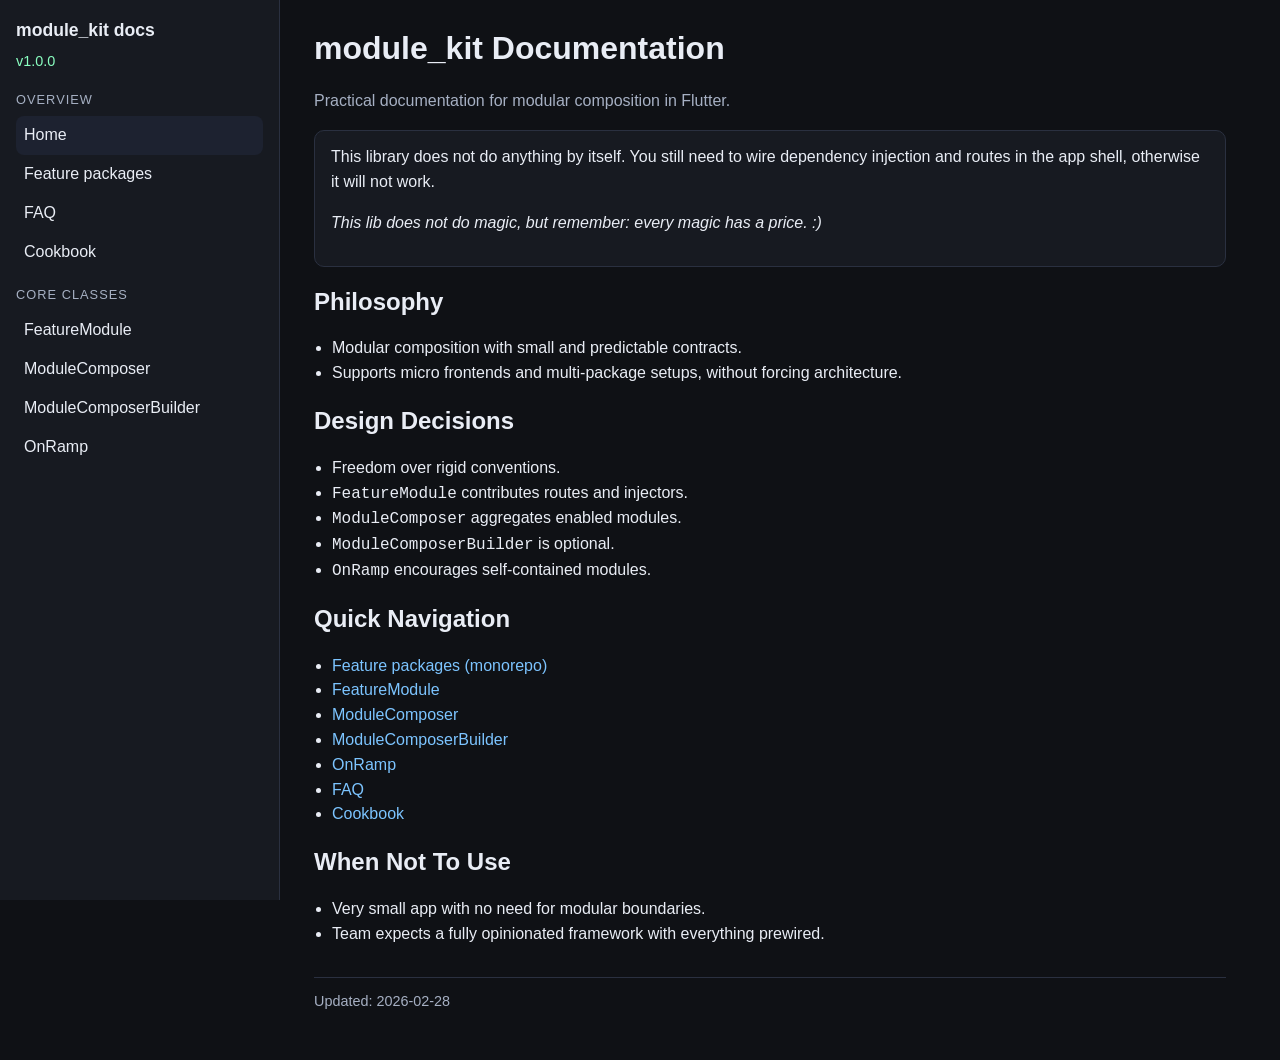
<file: docs/html/index.html>
<!doctype html>
<html lang="en">
  <head>
    <meta charset="UTF-8" />
    <meta name="viewport" content="width=device-width, initial-scale=1.0" />
    <title>module_kit docs</title>
    <link rel="stylesheet" href="./styles.css" />
  </head>
  <body>
    <div class="layout">
      <aside class="sidebar">
        <h1>module_kit docs</h1>
        <div class="version">v1.0.0</div>

        <div class="nav-group">
          <div class="nav-title">Overview</div>
          <a class="active" href="./index.html">Home</a>
          <a href="./feature_packages.html">Feature packages</a>
          <a href="./faq.html">FAQ</a>
          <a href="./cookbook.html">Cookbook</a>
        </div>

        <div class="nav-group">
          <div class="nav-title">Core Classes</div>
          <a href="./feature_module.html">FeatureModule</a>
          <a href="./module_composer.html">ModuleComposer</a>
          <a href="./module_composer_builder.html">ModuleComposerBuilder</a>
          <a href="./on_ramp.html">OnRamp</a>
        </div>
      </aside>

      <main class="content">
        <h1>module_kit Documentation</h1>
        <p class="muted">Practical documentation for modular composition in Flutter.</p>

        <section class="callout">
          This library does not do anything by itself. You still need to wire dependency injection and routes in the app shell, otherwise it will not work.
          <p>
            <em>This lib does not do magic, but remember: every magic has a price. :)</em>
          </p>
        </section>

        <h2>Philosophy</h2>
        <ul>
          <li>Modular composition with small and predictable contracts.</li>
          <li>Supports micro frontends and multi-package setups, without forcing architecture.</li>
        </ul>

        <h2>Design Decisions</h2>
        <ul>
          <li>Freedom over rigid conventions.</li>
          <li><code>FeatureModule</code> contributes routes and injectors.</li>
          <li><code>ModuleComposer</code> aggregates enabled modules.</li>
          <li><code>ModuleComposerBuilder</code> is optional.</li>
          <li><code>OnRamp</code> encourages self-contained modules.</li>
        </ul>

        <h2>Quick Navigation</h2>
        <ul>
          <li><a href="./feature_packages.html">Feature packages (monorepo)</a></li>
          <li><a href="./feature_module.html">FeatureModule</a></li>
          <li><a href="./module_composer.html">ModuleComposer</a></li>
          <li><a href="./module_composer_builder.html">ModuleComposerBuilder</a></li>
          <li><a href="./on_ramp.html">OnRamp</a></li>
          <li><a href="./faq.html">FAQ</a></li>
          <li><a href="./cookbook.html">Cookbook</a></li>
        </ul>

        <h2>When Not To Use</h2>
        <ul>
          <li>Very small app with no need for modular boundaries.</li>
          <li>Team expects a fully opinionated framework with everything prewired.</li>
        </ul>

        <footer>
          Updated: 2026-02-28
        </footer>
      </main>
    </div>
  </body>
</html>
</file>
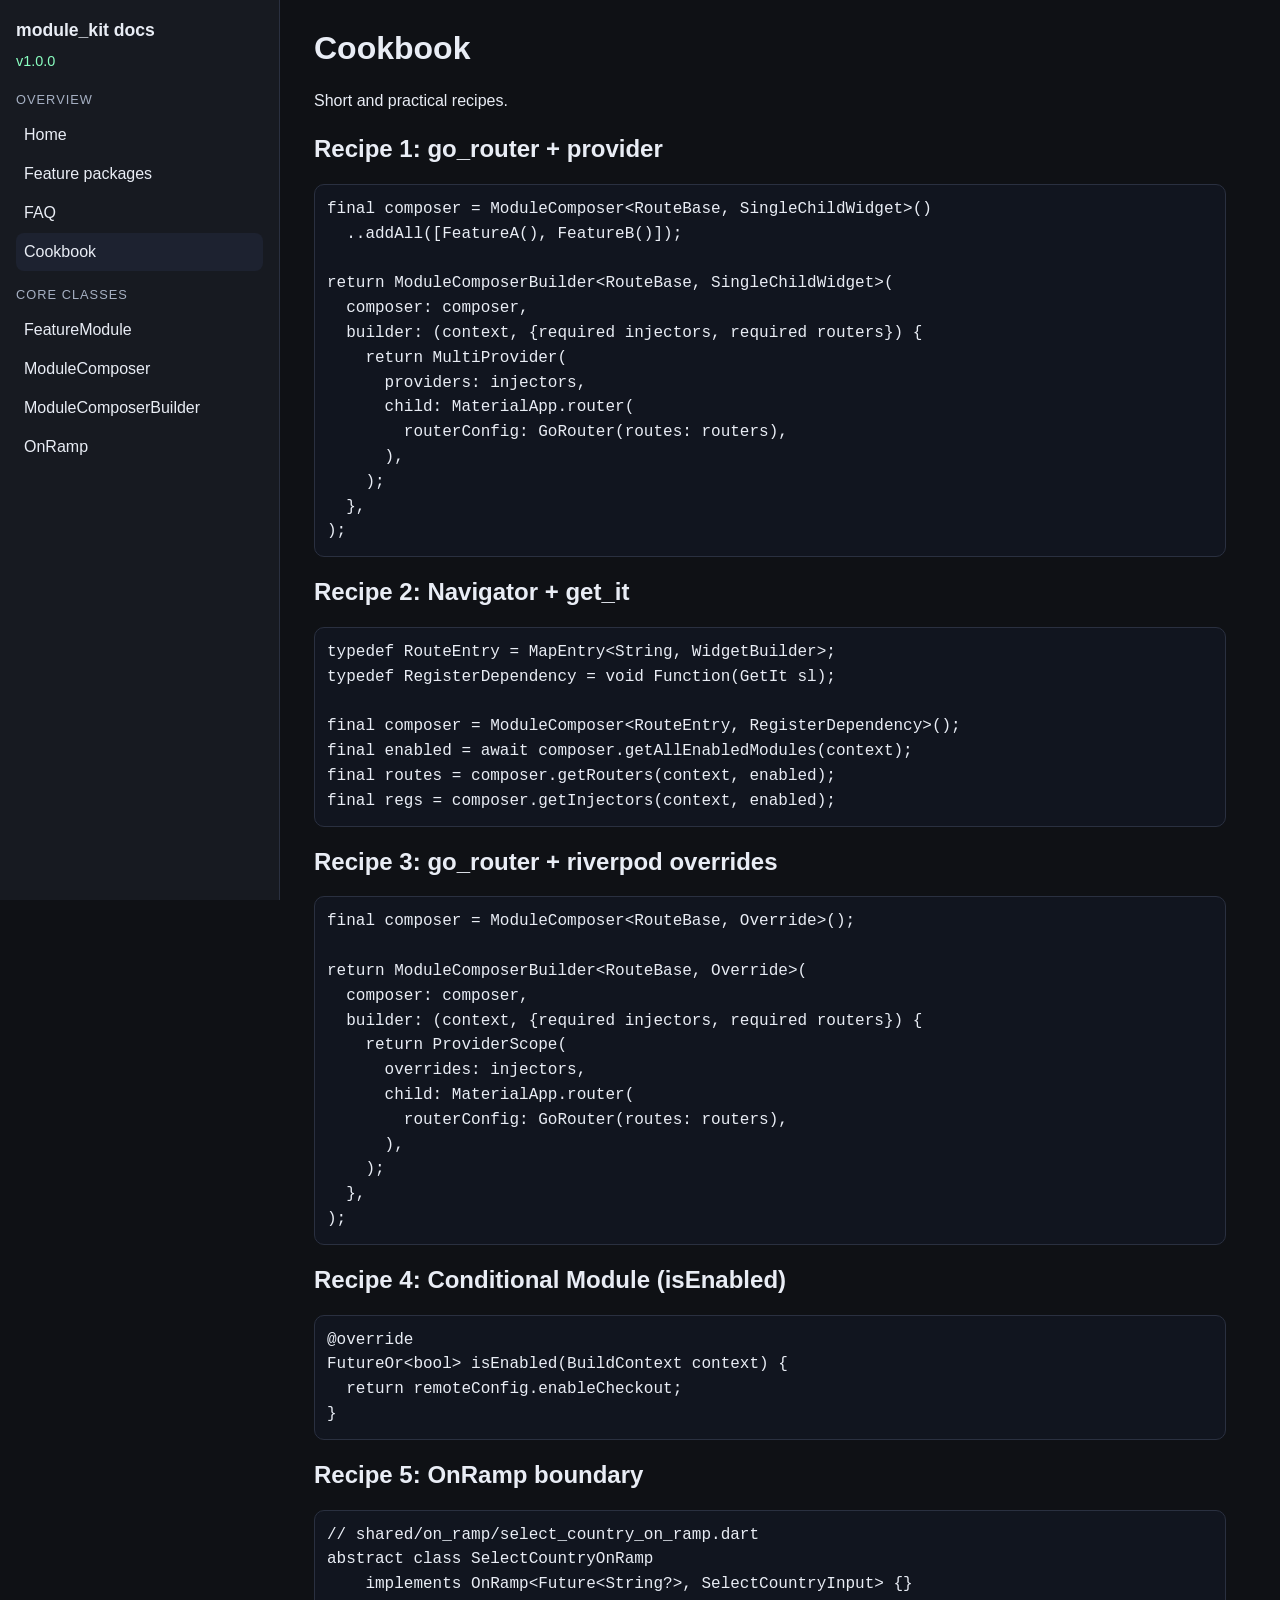
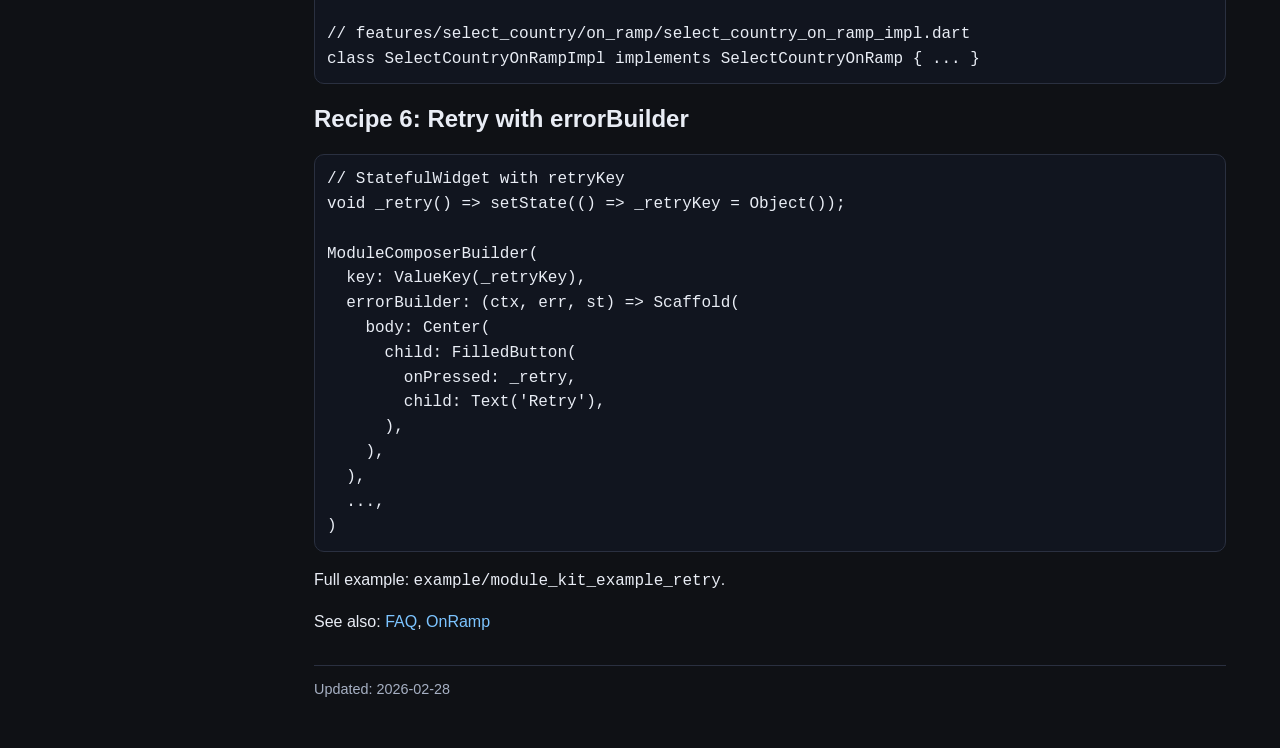
<file: docs/html/cookbook.html>
<!doctype html>
<html lang="en">
  <head>
    <meta charset="UTF-8" />
    <meta name="viewport" content="width=device-width, initial-scale=1.0" />
    <title>Cookbook - module_kit docs</title>
    <link rel="stylesheet" href="./styles.css" />
  </head>
  <body>
    <div class="layout">
      <aside class="sidebar">
        <h1>module_kit docs</h1>
        <div class="version">v1.0.0</div>

        <div class="nav-group">
          <div class="nav-title">Overview</div>
          <a href="./index.html">Home</a>
          <a href="./feature_packages.html">Feature packages</a>
          <a href="./faq.html">FAQ</a>
          <a class="active" href="./cookbook.html">Cookbook</a>
        </div>
        <div class="nav-group">
          <div class="nav-title">Core Classes</div>
          <a href="./feature_module.html">FeatureModule</a>
          <a href="./module_composer.html">ModuleComposer</a>
          <a href="./module_composer_builder.html">ModuleComposerBuilder</a>
          <a href="./on_ramp.html">OnRamp</a>
        </div>
      </aside>

      <main class="content">
        <h1>Cookbook</h1>
        <p>Short and practical recipes.</p>

        <h2>Recipe 1: go_router + provider</h2>
        <pre><code>final composer = ModuleComposer&lt;RouteBase, SingleChildWidget&gt;()
  ..addAll([FeatureA(), FeatureB()]);

return ModuleComposerBuilder&lt;RouteBase, SingleChildWidget&gt;(
  composer: composer,
  builder: (context, {required injectors, required routers}) {
    return MultiProvider(
      providers: injectors,
      child: MaterialApp.router(
        routerConfig: GoRouter(routes: routers),
      ),
    );
  },
);</code></pre>

        <h2>Recipe 2: Navigator + get_it</h2>
        <pre><code>typedef RouteEntry = MapEntry&lt;String, WidgetBuilder&gt;;
typedef RegisterDependency = void Function(GetIt sl);

final composer = ModuleComposer&lt;RouteEntry, RegisterDependency&gt;();
final enabled = await composer.getAllEnabledModules(context);
final routes = composer.getRouters(context, enabled);
final regs = composer.getInjectors(context, enabled);</code></pre>

        <h2>Recipe 3: go_router + riverpod overrides</h2>
        <pre><code>final composer = ModuleComposer&lt;RouteBase, Override&gt;();

return ModuleComposerBuilder&lt;RouteBase, Override&gt;(
  composer: composer,
  builder: (context, {required injectors, required routers}) {
    return ProviderScope(
      overrides: injectors,
      child: MaterialApp.router(
        routerConfig: GoRouter(routes: routers),
      ),
    );
  },
);</code></pre>

        <h2>Recipe 4: Conditional Module (isEnabled)</h2>
        <pre><code>@override
FutureOr&lt;bool&gt; isEnabled(BuildContext context) {
  return remoteConfig.enableCheckout;
}</code></pre>

        <h2>Recipe 5: OnRamp boundary</h2>
        <pre><code>// shared/on_ramp/select_country_on_ramp.dart
abstract class SelectCountryOnRamp
    implements OnRamp&lt;Future&lt;String?&gt;, SelectCountryInput&gt; {}

// features/select_country/on_ramp/select_country_on_ramp_impl.dart
class SelectCountryOnRampImpl implements SelectCountryOnRamp { ... }</code></pre>

        <h2>Recipe 6: Retry with errorBuilder</h2>
        <pre><code>// StatefulWidget with retryKey
void _retry() => setState(() => _retryKey = Object());

ModuleComposerBuilder(
  key: ValueKey(_retryKey),
  errorBuilder: (ctx, err, st) =&gt; Scaffold(
    body: Center(
      child: FilledButton(
        onPressed: _retry,
        child: Text('Retry'),
      ),
    ),
  ),
  ...,
)</code></pre>
        <p>Full example: <code>example/module_kit_example_retry</code>.</p>

        <p>
          See also: <a href="./faq.html">FAQ</a>,
          <a href="./on_ramp.html">OnRamp</a>
        </p>

        <footer>
          Updated: 2026-02-28
        </footer>
      </main>
    </div>
  </body>
</html>
</file>
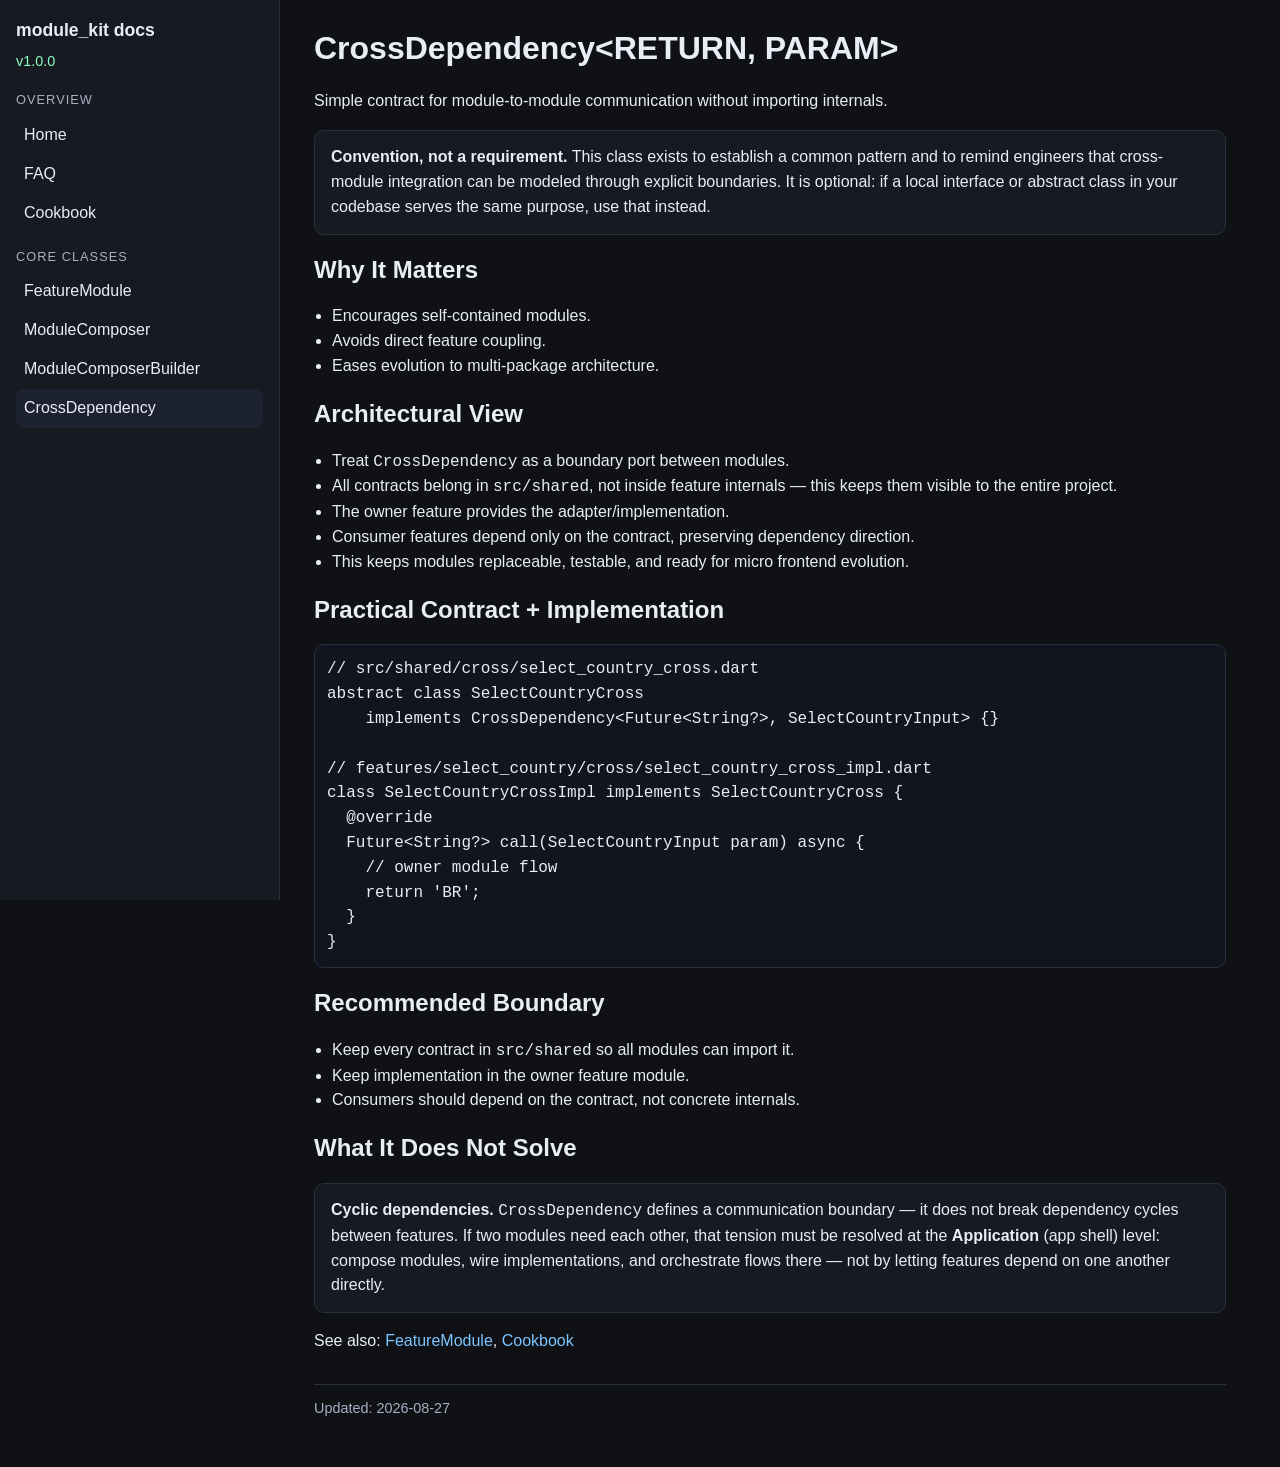
<file: docs/html/cross_dependency.html>
<!doctype html>
<html lang="en">
  <head>
    <meta charset="UTF-8" />
    <meta name="viewport" content="width=device-width, initial-scale=1.0" />
    <title>CrossDependency - module_kit docs</title>
    <link rel="stylesheet" href="./styles.css" />
  </head>
  <body>
    <div class="layout">
      <aside class="sidebar">
        <h1>module_kit docs</h1>
        <div class="version">v1.0.0</div>

        <div class="nav-group">
          <div class="nav-title">Overview</div>
          <a href="./index.html">Home</a>
          <a href="./faq.html">FAQ</a>
          <a href="./cookbook.html">Cookbook</a>
        </div>
        <div class="nav-group">
          <div class="nav-title">Core Classes</div>
          <a href="./feature_module.html">FeatureModule</a>
          <a href="./module_composer.html">ModuleComposer</a>
          <a href="./module_composer_builder.html">ModuleComposerBuilder</a>
          <a class="active" href="./cross_dependency.html">CrossDependency</a>
        </div>
      </aside>

      <main class="content">
        <h1>CrossDependency&lt;RETURN, PARAM&gt;</h1>
        <p>Simple contract for module-to-module communication without importing internals.</p>

        <section class="callout">
          <strong>Convention, not a requirement.</strong>
          This class exists to establish a common pattern and to remind engineers
          that cross-module integration can be modeled through explicit boundaries.
          It is optional: if a local interface or abstract class in your codebase
          serves the same purpose, use that instead.
        </section>

        <h2>Why It Matters</h2>
        <ul>
          <li>Encourages self-contained modules.</li>
          <li>Avoids direct feature coupling.</li>
          <li>Eases evolution to multi-package architecture.</li>
        </ul>

        <h2>Architectural View</h2>
        <ul>
          <li>Treat <code>CrossDependency</code> as a boundary port between modules.</li>
          <li>All contracts belong in <code>src/shared</code>, not inside feature internals — this keeps them visible to the entire project.</li>
          <li>The owner feature provides the adapter/implementation.</li>
          <li>Consumer features depend only on the contract, preserving dependency direction.</li>
          <li>This keeps modules replaceable, testable, and ready for micro frontend evolution.</li>
        </ul>

        <h2>Practical Contract + Implementation</h2>
        <pre><code>// src/shared/cross/select_country_cross.dart
abstract class SelectCountryCross
    implements CrossDependency&lt;Future&lt;String?&gt;, SelectCountryInput&gt; {}

// features/select_country/cross/select_country_cross_impl.dart
class SelectCountryCrossImpl implements SelectCountryCross {
  @override
  Future&lt;String?&gt; call(SelectCountryInput param) async {
    // owner module flow
    return 'BR';
  }
}</code></pre>

        <h2>Recommended Boundary</h2>
        <ul>
          <li>Keep every contract in <code>src/shared</code> so all modules can import it.</li>
          <li>Keep implementation in the owner feature module.</li>
          <li>Consumers should depend on the contract, not concrete internals.</li>
        </ul>

        <h2>What It Does Not Solve</h2>
        <section class="callout">
          <strong>Cyclic dependencies.</strong>
          <code>CrossDependency</code> defines a communication boundary — it does not break
          dependency cycles between features. If two modules need each other, that tension
          must be resolved at the <strong>Application</strong> (app shell) level: compose modules,
          wire implementations, and orchestrate flows there — not by letting features depend
          on one another directly.
        </section>

        <p>
          See also: <a href="./feature_module.html">FeatureModule</a>,
          <a href="./cookbook.html">Cookbook</a>
        </p>

        <footer>
          Updated: 2026-08-27
        </footer>
      </main>
    </div>
  </body>
</html>
</file>
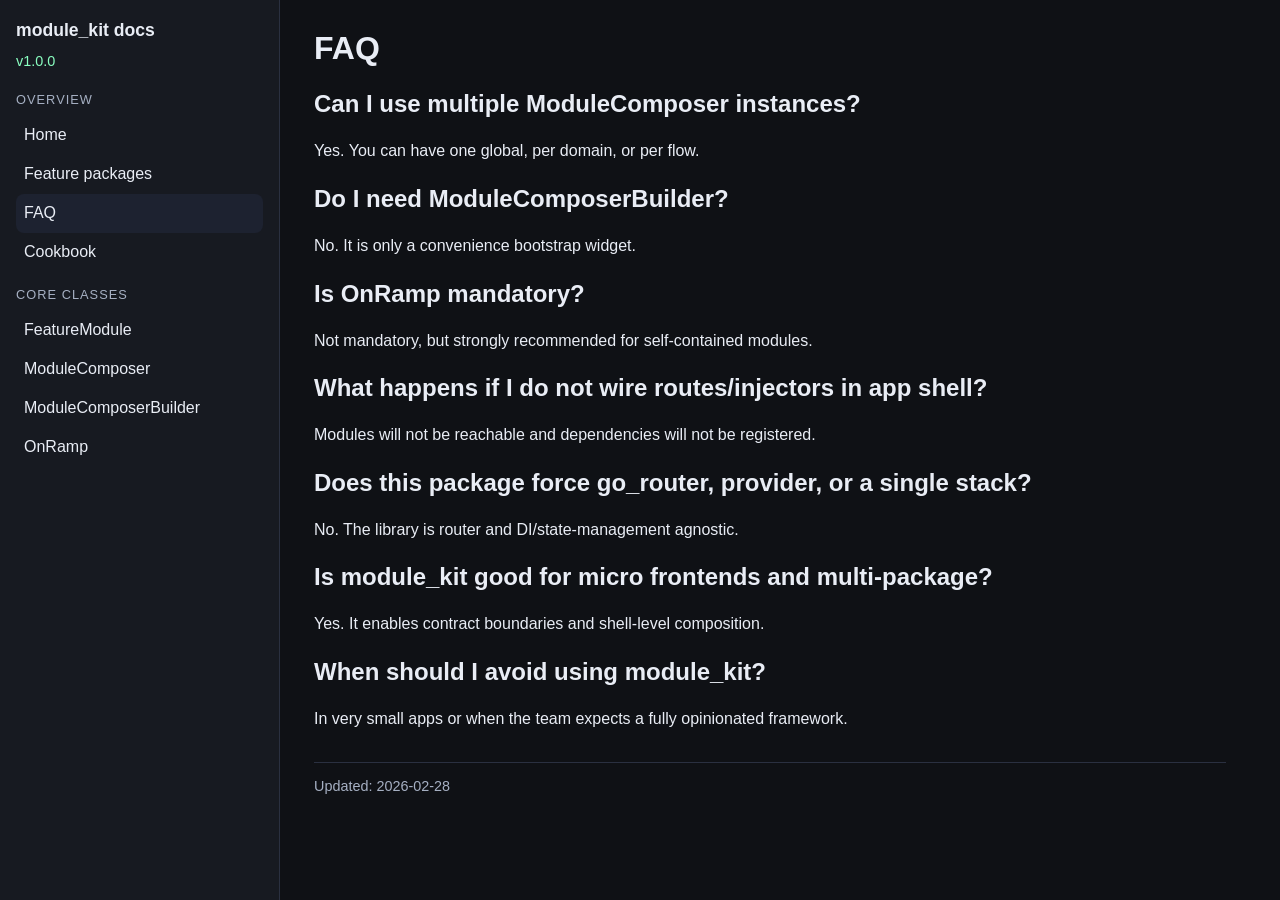
<file: docs/html/faq.html>
<!doctype html>
<html lang="en">
  <head>
    <meta charset="UTF-8" />
    <meta name="viewport" content="width=device-width, initial-scale=1.0" />
    <title>FAQ - module_kit docs</title>
    <link rel="stylesheet" href="./styles.css" />
  </head>
  <body>
    <div class="layout">
      <aside class="sidebar">
        <h1>module_kit docs</h1>
        <div class="version">v1.0.0</div>

        <div class="nav-group">
          <div class="nav-title">Overview</div>
          <a href="./index.html">Home</a>
          <a href="./feature_packages.html">Feature packages</a>
          <a class="active" href="./faq.html">FAQ</a>
          <a href="./cookbook.html">Cookbook</a>
        </div>
        <div class="nav-group">
          <div class="nav-title">Core Classes</div>
          <a href="./feature_module.html">FeatureModule</a>
          <a href="./module_composer.html">ModuleComposer</a>
          <a href="./module_composer_builder.html">ModuleComposerBuilder</a>
          <a href="./on_ramp.html">OnRamp</a>
        </div>
      </aside>

      <main class="content">
        <h1>FAQ</h1>

        <h2>Can I use multiple ModuleComposer instances?</h2>
        <p>Yes. You can have one global, per domain, or per flow.</p>

        <h2>Do I need ModuleComposerBuilder?</h2>
        <p>No. It is only a convenience bootstrap widget.</p>

        <h2>Is OnRamp mandatory?</h2>
        <p>Not mandatory, but strongly recommended for self-contained modules.</p>

        <h2>What happens if I do not wire routes/injectors in app shell?</h2>
        <p>Modules will not be reachable and dependencies will not be registered.</p>

        <h2>Does this package force go_router, provider, or a single stack?</h2>
        <p>No. The library is router and DI/state-management agnostic.</p>

        <h2>Is module_kit good for micro frontends and multi-package?</h2>
        <p>Yes. It enables contract boundaries and shell-level composition.</p>

        <h2>When should I avoid using module_kit?</h2>
        <p>In very small apps or when the team expects a fully opinionated framework.</p>

        <footer>
          Updated: 2026-02-28
        </footer>
      </main>
    </div>
  </body>
</html>
</file>
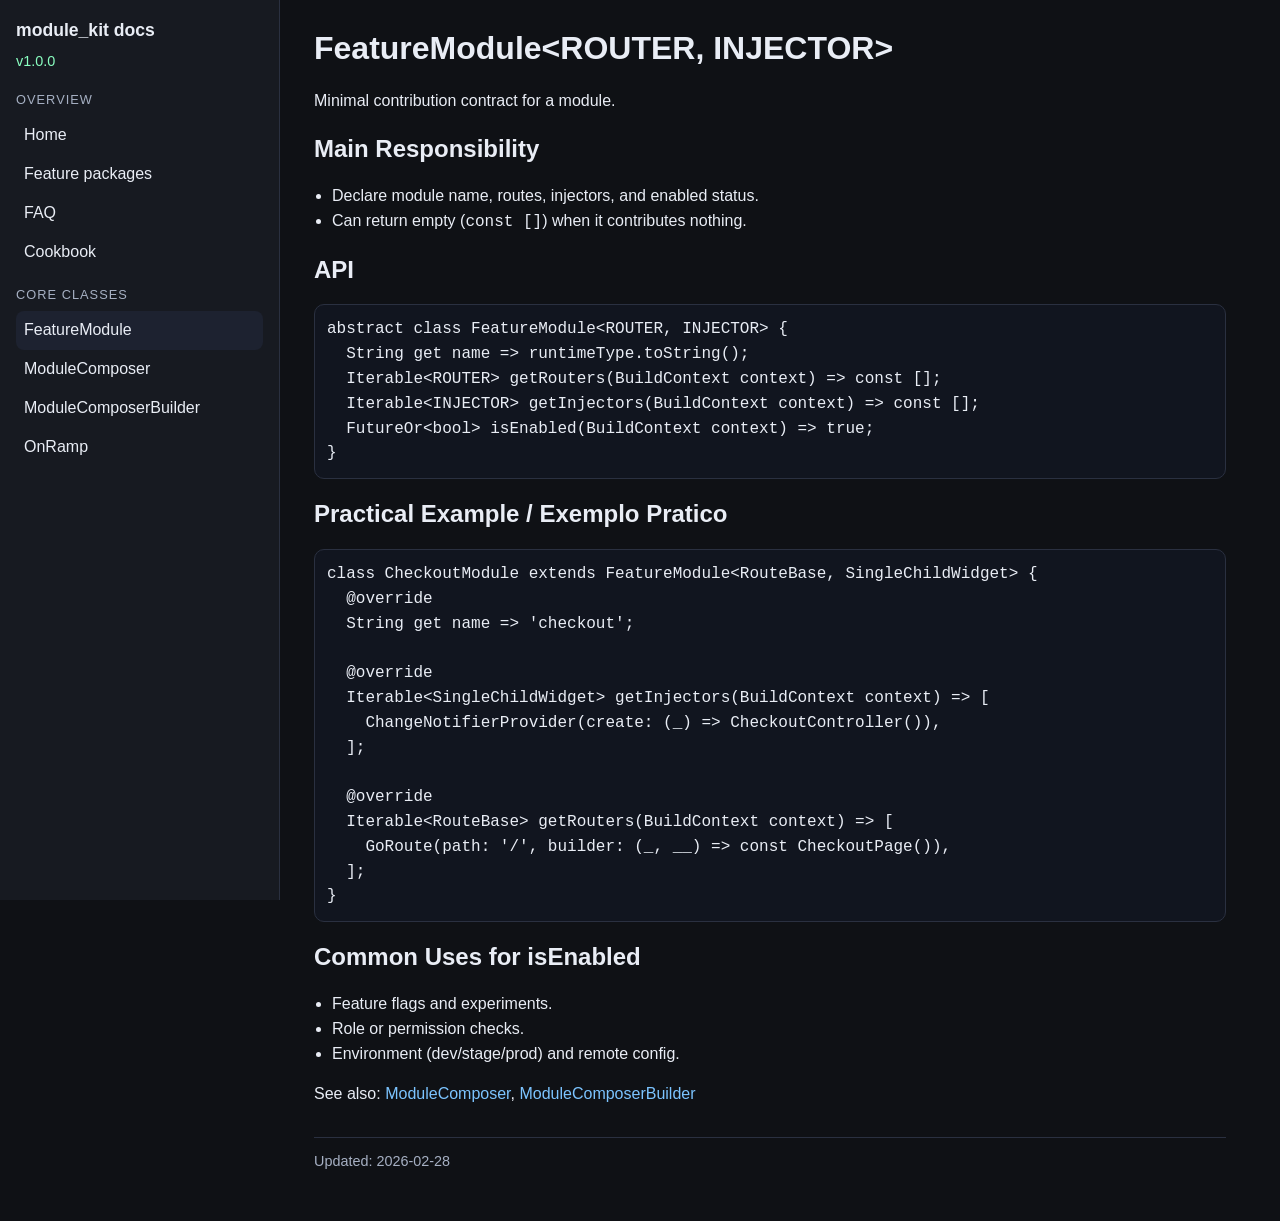
<file: docs/html/feature_module.html>
<!doctype html>
<html lang="en">
  <head>
    <meta charset="UTF-8" />
    <meta name="viewport" content="width=device-width, initial-scale=1.0" />
    <title>FeatureModule - module_kit docs</title>
    <link rel="stylesheet" href="./styles.css" />
  </head>
  <body>
    <div class="layout">
      <aside class="sidebar">
        <h1>module_kit docs</h1>
        <div class="version">v1.0.0</div>

        <div class="nav-group">
          <div class="nav-title">Overview</div>
          <a href="./index.html">Home</a>
          <a href="./feature_packages.html">Feature packages</a>
          <a href="./faq.html">FAQ</a>
          <a href="./cookbook.html">Cookbook</a>
        </div>
        <div class="nav-group">
          <div class="nav-title">Core Classes</div>
          <a class="active" href="./feature_module.html">FeatureModule</a>
          <a href="./module_composer.html">ModuleComposer</a>
          <a href="./module_composer_builder.html">ModuleComposerBuilder</a>
          <a href="./on_ramp.html">OnRamp</a>
        </div>
      </aside>

      <main class="content">
        <h1>FeatureModule&lt;ROUTER, INJECTOR&gt;</h1>
        <p>Minimal contribution contract for a module.</p>

        <h2>Main Responsibility</h2>
        <ul>
          <li>Declare module name, routes, injectors, and enabled status.</li>
          <li>Can return empty (<code>const []</code>) when it contributes nothing.</li>
        </ul>

        <h2>API</h2>
        <pre><code>abstract class FeatureModule&lt;ROUTER, INJECTOR&gt; {
  String get name =&gt; runtimeType.toString();
  Iterable&lt;ROUTER&gt; getRouters(BuildContext context) =&gt; const [];
  Iterable&lt;INJECTOR&gt; getInjectors(BuildContext context) =&gt; const [];
  FutureOr&lt;bool&gt; isEnabled(BuildContext context) =&gt; true;
}</code></pre>

        <h2>Practical Example / Exemplo Pratico</h2>
        <pre><code>class CheckoutModule extends FeatureModule&lt;RouteBase, SingleChildWidget&gt; {
  @override
  String get name =&gt; 'checkout';

  @override
  Iterable&lt;SingleChildWidget&gt; getInjectors(BuildContext context) =&gt; [
    ChangeNotifierProvider(create: (_) =&gt; CheckoutController()),
  ];

  @override
  Iterable&lt;RouteBase&gt; getRouters(BuildContext context) =&gt; [
    GoRoute(path: '/', builder: (_, __) =&gt; const CheckoutPage()),
  ];
}</code></pre>

        <h2>Common Uses for isEnabled</h2>
        <ul>
          <li>Feature flags and experiments.</li>
          <li>Role or permission checks.</li>
          <li>Environment (dev/stage/prod) and remote config.</li>
        </ul>

        <p>
          See also: <a href="./module_composer.html">ModuleComposer</a>,
          <a href="./module_composer_builder.html">ModuleComposerBuilder</a>
        </p>

        <footer>
          Updated: 2026-02-28
        </footer>
      </main>
    </div>
  </body>
</html>
</file>
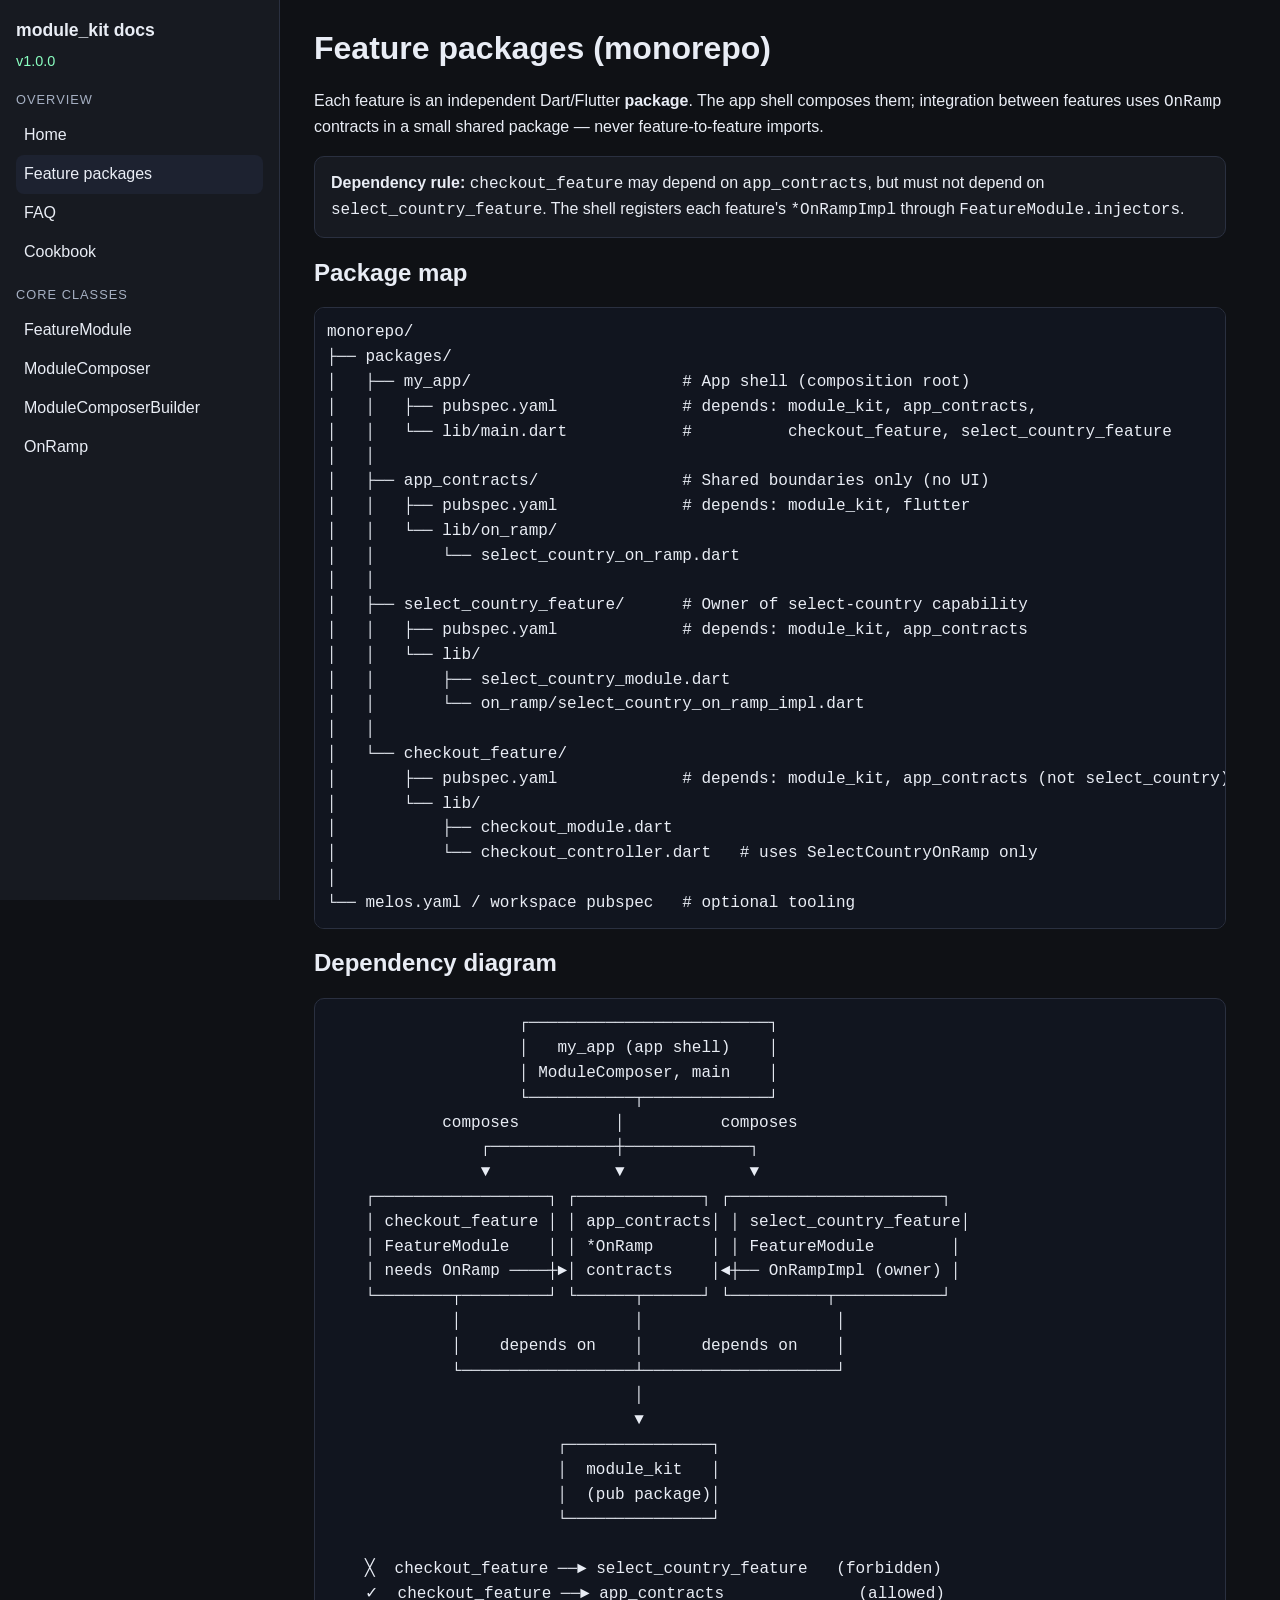
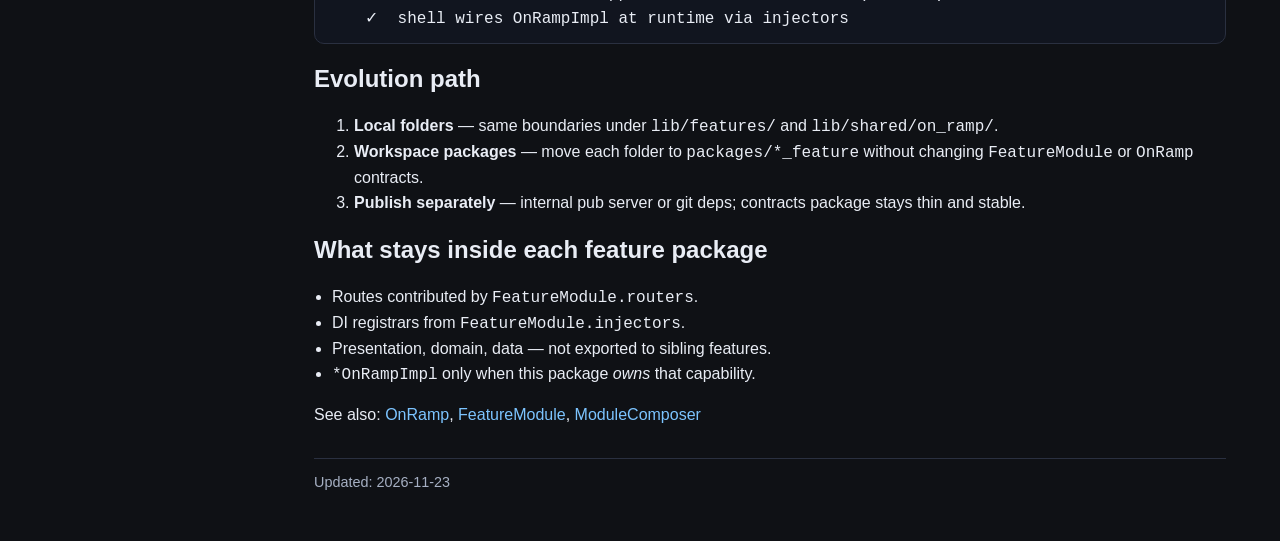
<file: docs/html/feature_packages.html>
<!doctype html>
<html lang="en">
  <head>
    <meta charset="UTF-8" />
    <meta name="viewport" content="width=device-width, initial-scale=1.0" />
    <title>Feature packages - module_kit docs</title>
    <link rel="stylesheet" href="./styles.css" />
  </head>
  <body>
    <div class="layout">
      <aside class="sidebar">
        <h1>module_kit docs</h1>
        <div class="version">v1.0.0</div>

        <div class="nav-group">
          <div class="nav-title">Overview</div>
          <a href="./index.html">Home</a>
          <a class="active" href="./feature_packages.html">Feature packages</a>
          <a href="./faq.html">FAQ</a>
          <a href="./cookbook.html">Cookbook</a>
        </div>
        <div class="nav-group">
          <div class="nav-title">Core Classes</div>
          <a href="./feature_module.html">FeatureModule</a>
          <a href="./module_composer.html">ModuleComposer</a>
          <a href="./module_composer_builder.html">ModuleComposerBuilder</a>
          <a href="./on_ramp.html">OnRamp</a>
        </div>
      </aside>

      <main class="content">
        <h1>Feature packages (monorepo)</h1>
        <p>
          Each feature is an independent Dart/Flutter <strong>package</strong>. The app
          shell composes them; integration between features uses <code>OnRamp</code>
          contracts in a small shared package — never feature-to-feature imports.
        </p>

        <section class="callout">
          <strong>Dependency rule:</strong> <code>checkout_feature</code> may depend on
          <code>app_contracts</code>, but must not depend on
          <code>select_country_feature</code>. The shell registers each feature's
          <code>*OnRampImpl</code> through <code>FeatureModule.injectors</code>.
        </section>

        <h2>Package map</h2>
        <pre><code>monorepo/
├── packages/
│   ├── my_app/                      # App shell (composition root)
│   │   ├── pubspec.yaml             # depends: module_kit, app_contracts,
│   │   └── lib/main.dart            #          checkout_feature, select_country_feature
│   │
│   ├── app_contracts/               # Shared boundaries only (no UI)
│   │   ├── pubspec.yaml             # depends: module_kit, flutter
│   │   └── lib/on_ramp/
│   │       └── select_country_on_ramp.dart
│   │
│   ├── select_country_feature/      # Owner of select-country capability
│   │   ├── pubspec.yaml             # depends: module_kit, app_contracts
│   │   └── lib/
│   │       ├── select_country_module.dart
│   │       └── on_ramp/select_country_on_ramp_impl.dart
│   │
│   └── checkout_feature/
│       ├── pubspec.yaml             # depends: module_kit, app_contracts (not select_country)
│       └── lib/
│           ├── checkout_module.dart
│           └── checkout_controller.dart   # uses SelectCountryOnRamp only
│
└── melos.yaml / workspace pubspec   # optional tooling</code></pre>

        <h2>Dependency diagram</h2>
        <pre><code>                    ┌─────────────────────────┐
                    │   my_app (app shell)    │
                    │ ModuleComposer, main    │
                    └───────────┬─────────────┘
            composes          │          composes
                ┌─────────────┼─────────────┐
                ▼             ▼             ▼
    ┌──────────────────┐ ┌─────────────┐ ┌──────────────────────┐
    │ checkout_feature │ │ app_contracts│ │ select_country_feature│
    │ FeatureModule    │ │ *OnRamp      │ │ FeatureModule        │
    │ needs OnRamp ────┼►│ contracts    │◄┼── OnRampImpl (owner) │
    └────────┬─────────┘ └──────┬──────┘ └──────────┬───────────┘
             │                  │                    │
             │    depends on    │      depends on    │
             └──────────────────┴────────────────────┘
                                │
                                ▼
                        ┌───────────────┐
                        │  module_kit   │
                        │  (pub package)│
                        └───────────────┘

    ╳  checkout_feature ──► select_country_feature   (forbidden)
    ✓  checkout_feature ──► app_contracts              (allowed)
    ✓  shell wires OnRampImpl at runtime via injectors</code></pre>

        <h2>Evolution path</h2>
        <ol>
          <li>
            <strong>Local folders</strong> — same boundaries under
            <code>lib/features/</code> and <code>lib/shared/on_ramp/</code>.
          </li>
          <li>
            <strong>Workspace packages</strong> — move each folder to
            <code>packages/*_feature</code> without changing
            <code>FeatureModule</code> or <code>OnRamp</code> contracts.
          </li>
          <li>
            <strong>Publish separately</strong> — internal pub server or git deps;
            contracts package stays thin and stable.
          </li>
        </ol>

        <h2>What stays inside each feature package</h2>
        <ul>
          <li>Routes contributed by <code>FeatureModule.routers</code>.</li>
          <li>DI registrars from <code>FeatureModule.injectors</code>.</li>
          <li>Presentation, domain, data — not exported to sibling features.</li>
          <li><code>*OnRampImpl</code> only when this package <em>owns</em> that capability.</li>
        </ul>

        <p>
          See also: <a href="./on_ramp.html">OnRamp</a>,
          <a href="./feature_module.html">FeatureModule</a>,
          <a href="./module_composer.html">ModuleComposer</a>
        </p>

        <footer>Updated: 2026-11-23</footer>
      </main>
    </div>
  </body>
</html>
</file>
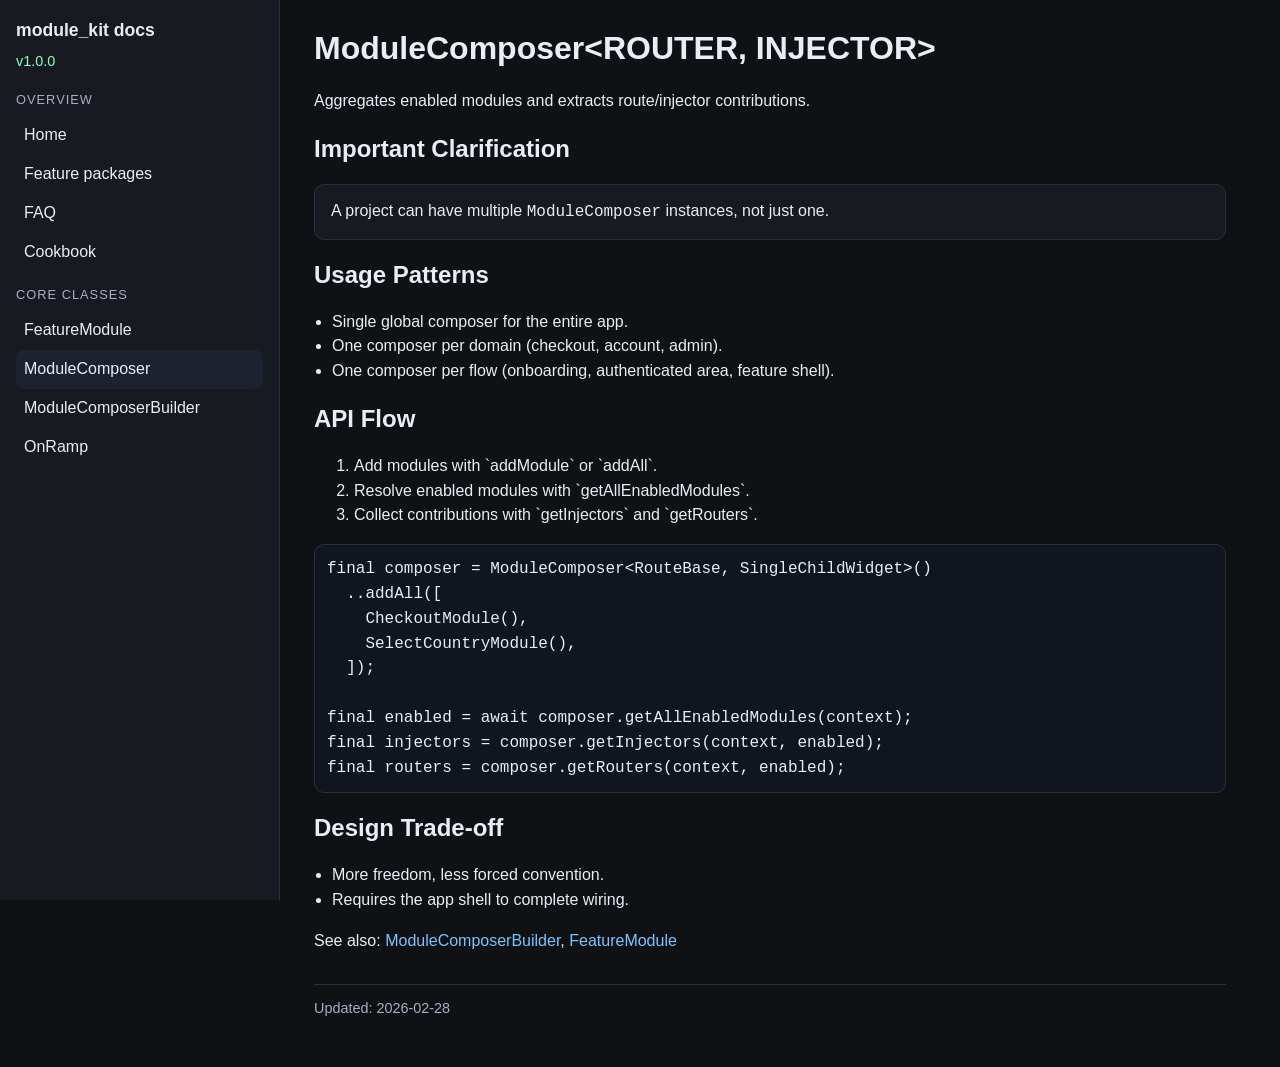
<file: docs/html/module_composer.html>
<!doctype html>
<html lang="en">
  <head>
    <meta charset="UTF-8" />
    <meta name="viewport" content="width=device-width, initial-scale=1.0" />
    <title>ModuleComposer - module_kit docs</title>
    <link rel="stylesheet" href="./styles.css" />
  </head>
  <body>
    <div class="layout">
      <aside class="sidebar">
        <h1>module_kit docs</h1>
        <div class="version">v1.0.0</div>

        <div class="nav-group">
          <div class="nav-title">Overview</div>
          <a href="./index.html">Home</a>
          <a href="./feature_packages.html">Feature packages</a>
          <a href="./faq.html">FAQ</a>
          <a href="./cookbook.html">Cookbook</a>
        </div>
        <div class="nav-group">
          <div class="nav-title">Core Classes</div>
          <a href="./feature_module.html">FeatureModule</a>
          <a class="active" href="./module_composer.html">ModuleComposer</a>
          <a href="./module_composer_builder.html">ModuleComposerBuilder</a>
          <a href="./on_ramp.html">OnRamp</a>
        </div>
      </aside>

      <main class="content">
        <h1>ModuleComposer&lt;ROUTER, INJECTOR&gt;</h1>
        <p>Aggregates enabled modules and extracts route/injector contributions.</p>

        <h2>Important Clarification</h2>
        <div class="callout">
          A project can have multiple <code>ModuleComposer</code> instances, not just one.
        </div>

        <h2>Usage Patterns</h2>
        <ul>
          <li>Single global composer for the entire app.</li>
          <li>One composer per domain (checkout, account, admin).</li>
          <li>One composer per flow (onboarding, authenticated area, feature shell).</li>
        </ul>

        <h2>API Flow</h2>
        <ol>
          <li>Add modules with `addModule` or `addAll`.</li>
          <li>Resolve enabled modules with `getAllEnabledModules`.</li>
          <li>Collect contributions with `getInjectors` and `getRouters`.</li>
        </ol>

        <pre><code>final composer = ModuleComposer&lt;RouteBase, SingleChildWidget&gt;()
  ..addAll([
    CheckoutModule(),
    SelectCountryModule(),
  ]);

final enabled = await composer.getAllEnabledModules(context);
final injectors = composer.getInjectors(context, enabled);
final routers = composer.getRouters(context, enabled);</code></pre>

        <h2>Design Trade-off</h2>
        <ul>
          <li>More freedom, less forced convention.</li>
          <li>Requires the app shell to complete wiring.</li>
        </ul>

        <p>
          See also: <a href="./module_composer_builder.html">ModuleComposerBuilder</a>,
          <a href="./feature_module.html">FeatureModule</a>
        </p>

        <footer>
          Updated: 2026-02-28
        </footer>
      </main>
    </div>
  </body>
</html>
</file>
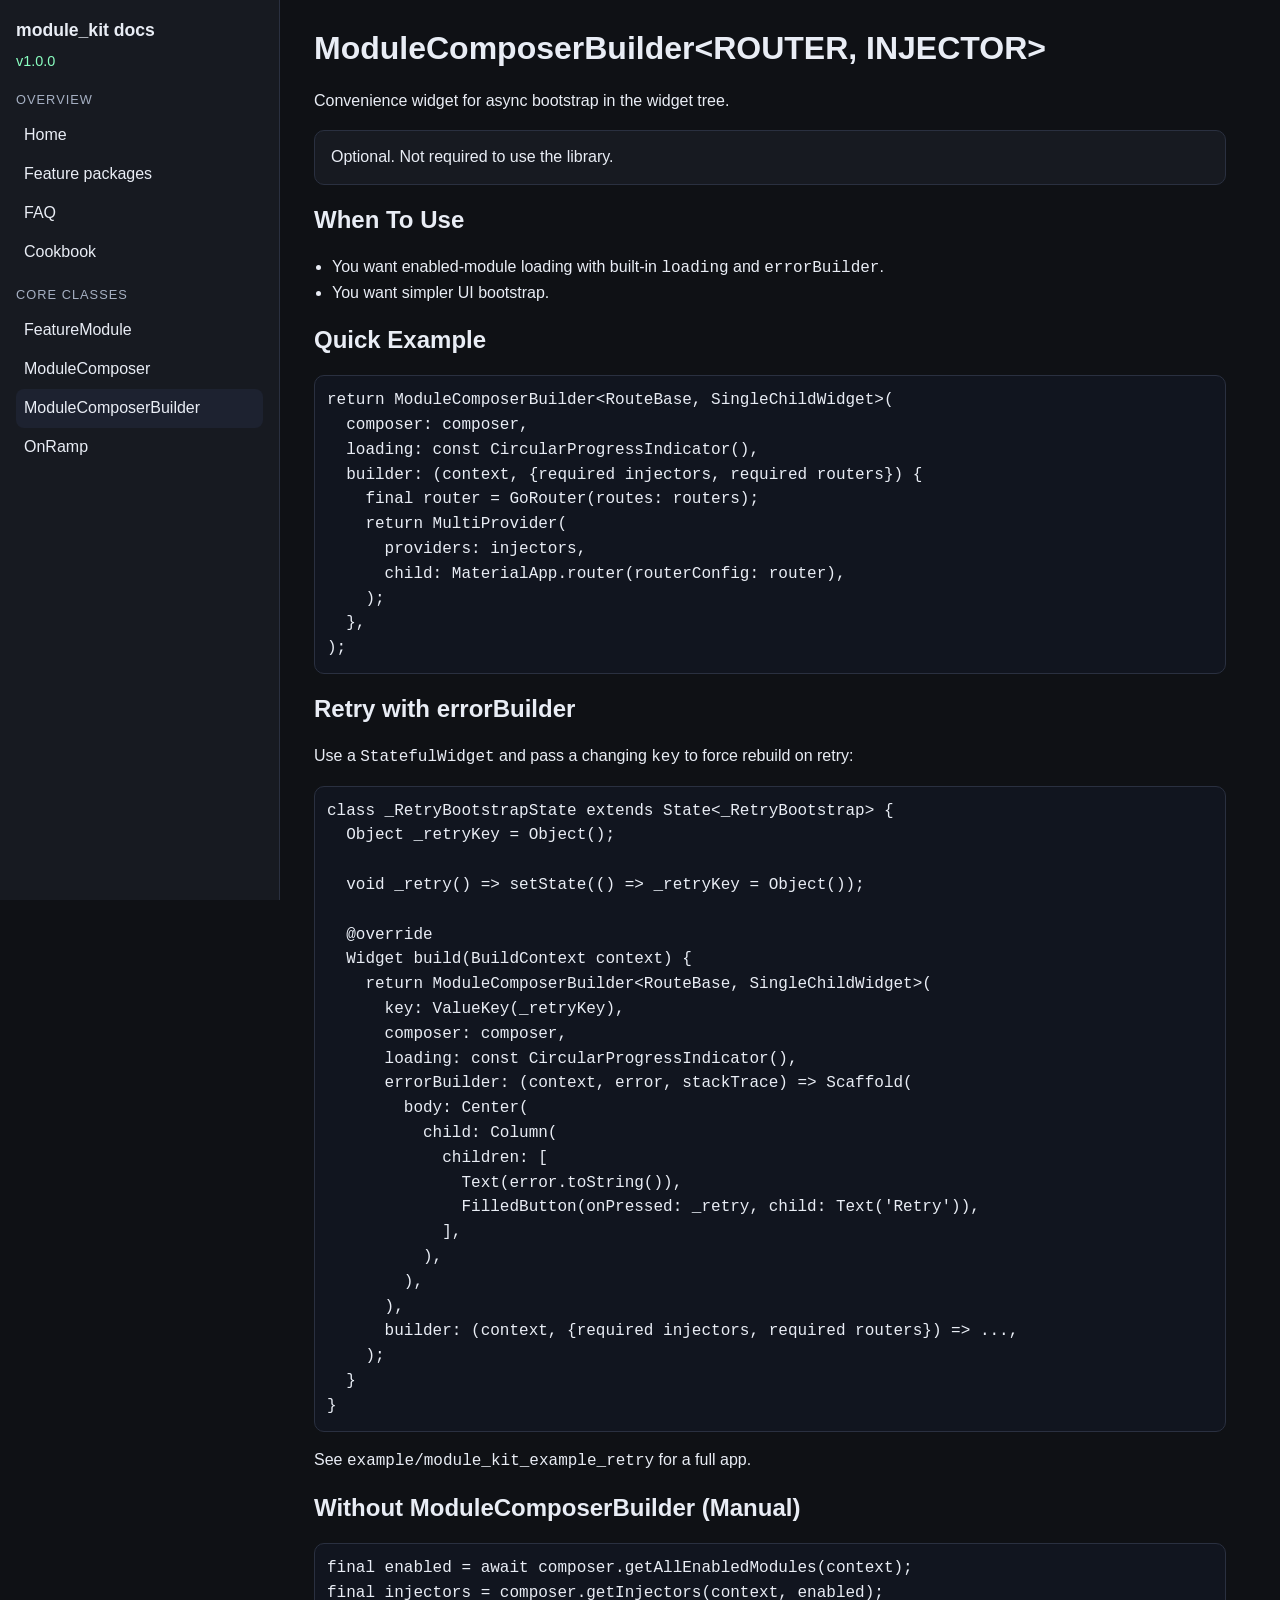
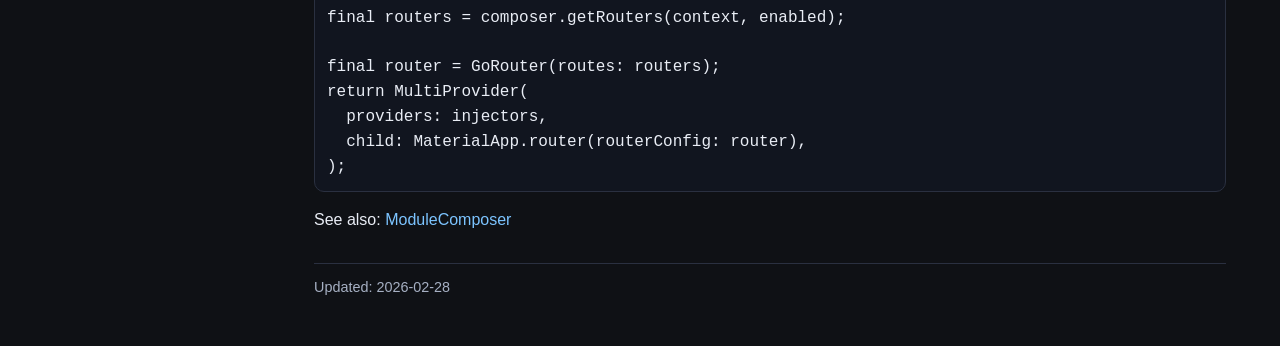
<file: docs/html/module_composer_builder.html>
<!doctype html>
<html lang="en">
  <head>
    <meta charset="UTF-8" />
    <meta name="viewport" content="width=device-width, initial-scale=1.0" />
    <title>ModuleComposerBuilder - module_kit docs</title>
    <link rel="stylesheet" href="./styles.css" />
  </head>
  <body>
    <div class="layout">
      <aside class="sidebar">
        <h1>module_kit docs</h1>
        <div class="version">v1.0.0</div>

        <div class="nav-group">
          <div class="nav-title">Overview</div>
          <a href="./index.html">Home</a>
          <a href="./feature_packages.html">Feature packages</a>
          <a href="./faq.html">FAQ</a>
          <a href="./cookbook.html">Cookbook</a>
        </div>
        <div class="nav-group">
          <div class="nav-title">Core Classes</div>
          <a href="./feature_module.html">FeatureModule</a>
          <a href="./module_composer.html">ModuleComposer</a>
          <a class="active" href="./module_composer_builder.html">ModuleComposerBuilder</a>
          <a href="./on_ramp.html">OnRamp</a>
        </div>
      </aside>

      <main class="content">
        <h1>ModuleComposerBuilder&lt;ROUTER, INJECTOR&gt;</h1>
        <p>Convenience widget for async bootstrap in the widget tree.</p>

        <div class="callout">
          Optional. Not required to use the library.
        </div>

        <h2>When To Use</h2>
        <ul>
          <li>You want enabled-module loading with built-in <code>loading</code> and <code>errorBuilder</code>.</li>
          <li>You want simpler UI bootstrap.</li>
        </ul>

        <h2>Quick Example</h2>
        <pre><code>return ModuleComposerBuilder&lt;RouteBase, SingleChildWidget&gt;(
  composer: composer,
  loading: const CircularProgressIndicator(),
  builder: (context, {required injectors, required routers}) {
    final router = GoRouter(routes: routers);
    return MultiProvider(
      providers: injectors,
      child: MaterialApp.router(routerConfig: router),
    );
  },
);</code></pre>

        <h2>Retry with errorBuilder</h2>
        <p>Use a <code>StatefulWidget</code> and pass a changing <code>key</code> to force rebuild on retry:</p>
        <pre><code>class _RetryBootstrapState extends State&lt;_RetryBootstrap&gt; {
  Object _retryKey = Object();

  void _retry() => setState(() => _retryKey = Object());

  @override
  Widget build(BuildContext context) {
    return ModuleComposerBuilder&lt;RouteBase, SingleChildWidget&gt;(
      key: ValueKey(_retryKey),
      composer: composer,
      loading: const CircularProgressIndicator(),
      errorBuilder: (context, error, stackTrace) =&gt; Scaffold(
        body: Center(
          child: Column(
            children: [
              Text(error.toString()),
              FilledButton(onPressed: _retry, child: Text('Retry')),
            ],
          ),
        ),
      ),
      builder: (context, {required injectors, required routers}) =&gt; ...,
    );
  }
}</code></pre>
        <p>See <code>example/module_kit_example_retry</code> for a full app.</p>

        <h2>Without ModuleComposerBuilder (Manual)</h2>
        <pre><code>final enabled = await composer.getAllEnabledModules(context);
final injectors = composer.getInjectors(context, enabled);
final routers = composer.getRouters(context, enabled);

final router = GoRouter(routes: routers);
return MultiProvider(
  providers: injectors,
  child: MaterialApp.router(routerConfig: router),
);</code></pre>

        <p>
          See also: <a href="./module_composer.html">ModuleComposer</a>
        </p>

        <footer>
          Updated: 2026-02-28
        </footer>
      </main>
    </div>
  </body>
</html>
</file>
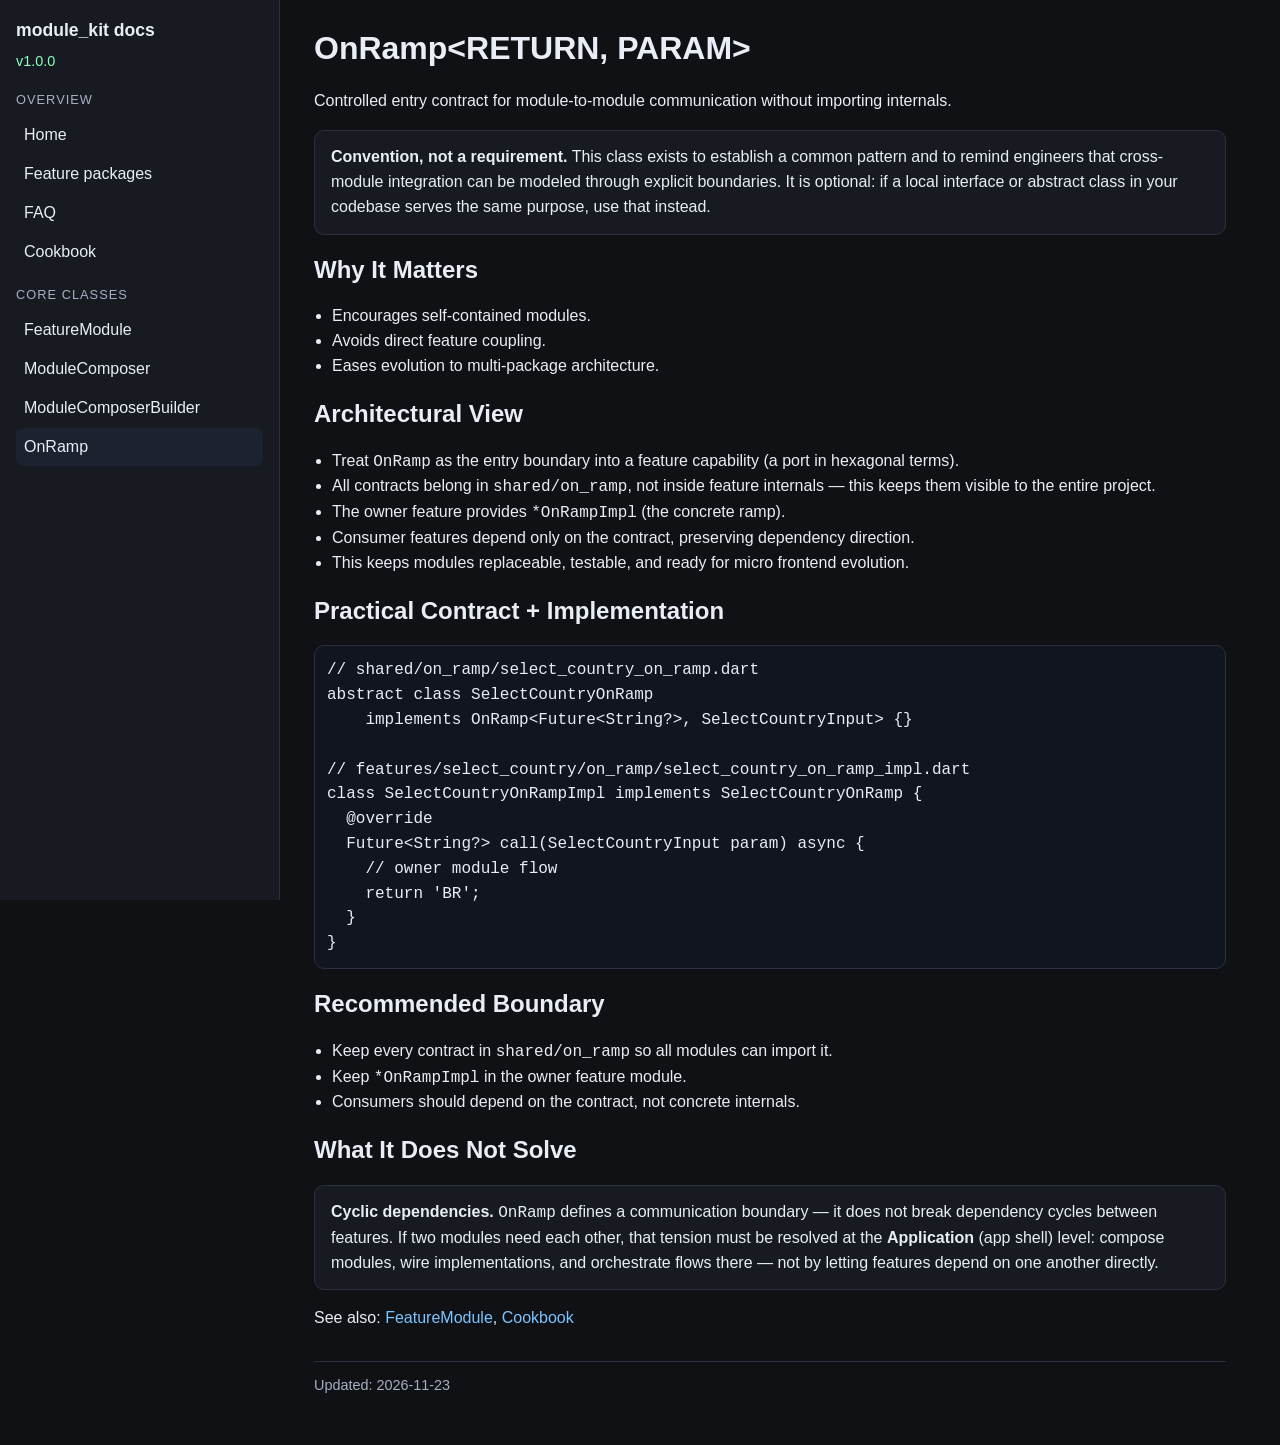
<file: docs/html/on_ramp.html>
<!doctype html>
<html lang="en">
  <head>
    <meta charset="UTF-8" />
    <meta name="viewport" content="width=device-width, initial-scale=1.0" />
    <title>OnRamp - module_kit docs</title>
    <link rel="stylesheet" href="./styles.css" />
  </head>
  <body>
    <div class="layout">
      <aside class="sidebar">
        <h1>module_kit docs</h1>
        <div class="version">v1.0.0</div>

        <div class="nav-group">
          <div class="nav-title">Overview</div>
          <a href="./index.html">Home</a>
          <a href="./feature_packages.html">Feature packages</a>
          <a href="./faq.html">FAQ</a>
          <a href="./cookbook.html">Cookbook</a>
        </div>
        <div class="nav-group">
          <div class="nav-title">Core Classes</div>
          <a href="./feature_module.html">FeatureModule</a>
          <a href="./module_composer.html">ModuleComposer</a>
          <a href="./module_composer_builder.html">ModuleComposerBuilder</a>
          <a class="active" href="./on_ramp.html">OnRamp</a>
        </div>
      </aside>

      <main class="content">
        <h1>OnRamp&lt;RETURN, PARAM&gt;</h1>
        <p>
          Controlled entry contract for module-to-module communication without
          importing internals.
        </p>

        <section class="callout">
          <strong>Convention, not a requirement.</strong>
          This class exists to establish a common pattern and to remind engineers
          that cross-module integration can be modeled through explicit boundaries.
          It is optional: if a local interface or abstract class in your codebase
          serves the same purpose, use that instead.
        </section>

        <h2>Why It Matters</h2>
        <ul>
          <li>Encourages self-contained modules.</li>
          <li>Avoids direct feature coupling.</li>
          <li>Eases evolution to multi-package architecture.</li>
        </ul>

        <h2>Architectural View</h2>
        <ul>
          <li>
            Treat <code>OnRamp</code> as the entry boundary into a feature capability
            (a port in hexagonal terms).
          </li>
          <li>
            All contracts belong in <code>shared/on_ramp</code>, not inside feature
            internals — this keeps them visible to the entire project.
          </li>
          <li>
            The owner feature provides <code>*OnRampImpl</code> (the concrete ramp).
          </li>
          <li>
            Consumer features depend only on the contract, preserving dependency
            direction.
          </li>
          <li>
            This keeps modules replaceable, testable, and ready for micro frontend
            evolution.
          </li>
        </ul>

        <h2>Practical Contract + Implementation</h2>
        <pre><code>// shared/on_ramp/select_country_on_ramp.dart
abstract class SelectCountryOnRamp
    implements OnRamp&lt;Future&lt;String?&gt;, SelectCountryInput&gt; {}

// features/select_country/on_ramp/select_country_on_ramp_impl.dart
class SelectCountryOnRampImpl implements SelectCountryOnRamp {
  @override
  Future&lt;String?&gt; call(SelectCountryInput param) async {
    // owner module flow
    return 'BR';
  }
}</code></pre>

        <h2>Recommended Boundary</h2>
        <ul>
          <li>Keep every contract in <code>shared/on_ramp</code> so all modules can import it.</li>
          <li>Keep <code>*OnRampImpl</code> in the owner feature module.</li>
          <li>Consumers should depend on the contract, not concrete internals.</li>
        </ul>

        <h2>What It Does Not Solve</h2>
        <section class="callout">
          <strong>Cyclic dependencies.</strong>
          <code>OnRamp</code> defines a communication boundary — it does not break
          dependency cycles between features. If two modules need each other, that tension
          must be resolved at the <strong>Application</strong> (app shell) level: compose modules,
          wire implementations, and orchestrate flows there — not by letting features depend
          on one another directly.
        </section>

        <p>
          See also: <a href="./feature_module.html">FeatureModule</a>,
          <a href="./cookbook.html">Cookbook</a>
        </p>

        <footer>
          Updated: 2026-11-23
        </footer>
      </main>
    </div>
  </body>
</html>
</file>
<file: docs/html/styles.css>
:root {
  --bg: #0f1115;
  --panel: #171a21;
  --panel-2: #1d2230;
  --text: #e9edf5;
  --muted: #a6b0c3;
  --brand: #7cc4ff;
  --brand-2: #8affc1;
  --border: #2a3040;
  --code: #11151f;
}

* {
  box-sizing: border-box;
}

html,
body {
  margin: 0;
  padding: 0;
  background: var(--bg);
  color: var(--text);
  font-family: Inter, Segoe UI, Roboto, Helvetica, Arial, sans-serif;
  line-height: 1.55;
}

a {
  color: var(--brand);
  text-decoration: none;
}

a:hover {
  text-decoration: underline;
}

.layout {
  display: grid;
  grid-template-columns: 280px 1fr;
  min-height: 100vh;
}

.sidebar {
  border-right: 1px solid var(--border);
  background: var(--panel);
  padding: 20px 16px;
  position: sticky;
  top: 0;
  height: 100vh;
}

.sidebar h1 {
  margin: 0 0 8px;
  font-size: 1.1rem;
}

.version {
  color: var(--brand-2);
  font-size: 0.9rem;
  margin-bottom: 18px;
}

.nav-group {
  margin-bottom: 14px;
}

.nav-title {
  color: var(--muted);
  font-size: 0.8rem;
  text-transform: uppercase;
  letter-spacing: 0.08em;
  margin-bottom: 6px;
}

.nav-group a {
  display: block;
  padding: 7px 8px;
  border-radius: 8px;
  color: var(--text);
}

.nav-group a:hover,
.nav-group a.active {
  background: var(--panel-2);
}

.content {
  padding: 28px 34px 48px;
  max-width: 980px;
}

h1,
h2,
h3 {
  line-height: 1.25;
}

h1 {
  margin-top: 0;
}

.muted {
  color: var(--muted);
}

.callout {
  border: 1px solid var(--border);
  background: var(--panel);
  padding: 14px 16px;
  border-radius: 10px;
}

code,
pre {
  font-family: ui-monospace, SFMono-Regular, Menlo, Monaco, Consolas, Liberation Mono, monospace;
}

pre {
  background: var(--code);
  border: 1px solid var(--border);
  border-radius: 10px;
  padding: 12px;
  overflow-x: auto;
}

ul {
  padding-left: 18px;
}

footer {
  margin-top: 30px;
  color: var(--muted);
  font-size: 0.9rem;
  border-top: 1px solid var(--border);
  padding-top: 12px;
}
</file>
